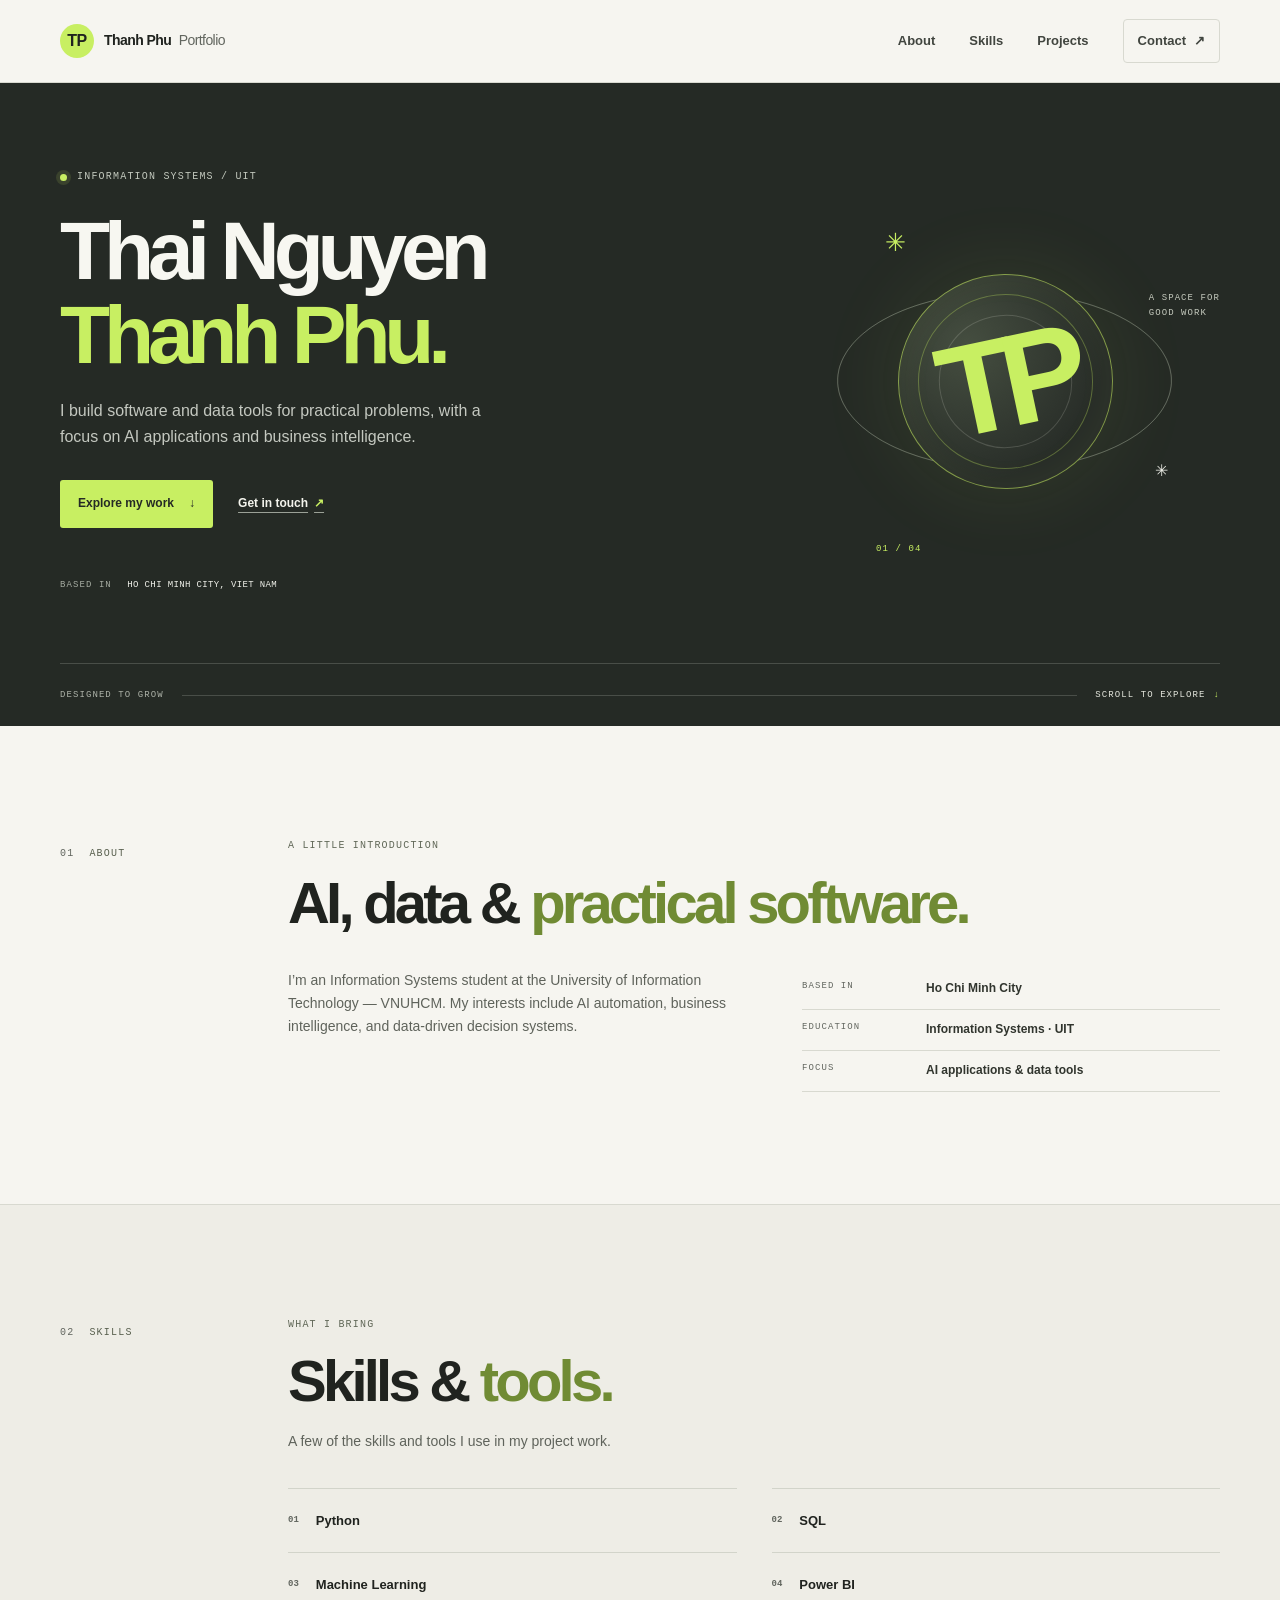
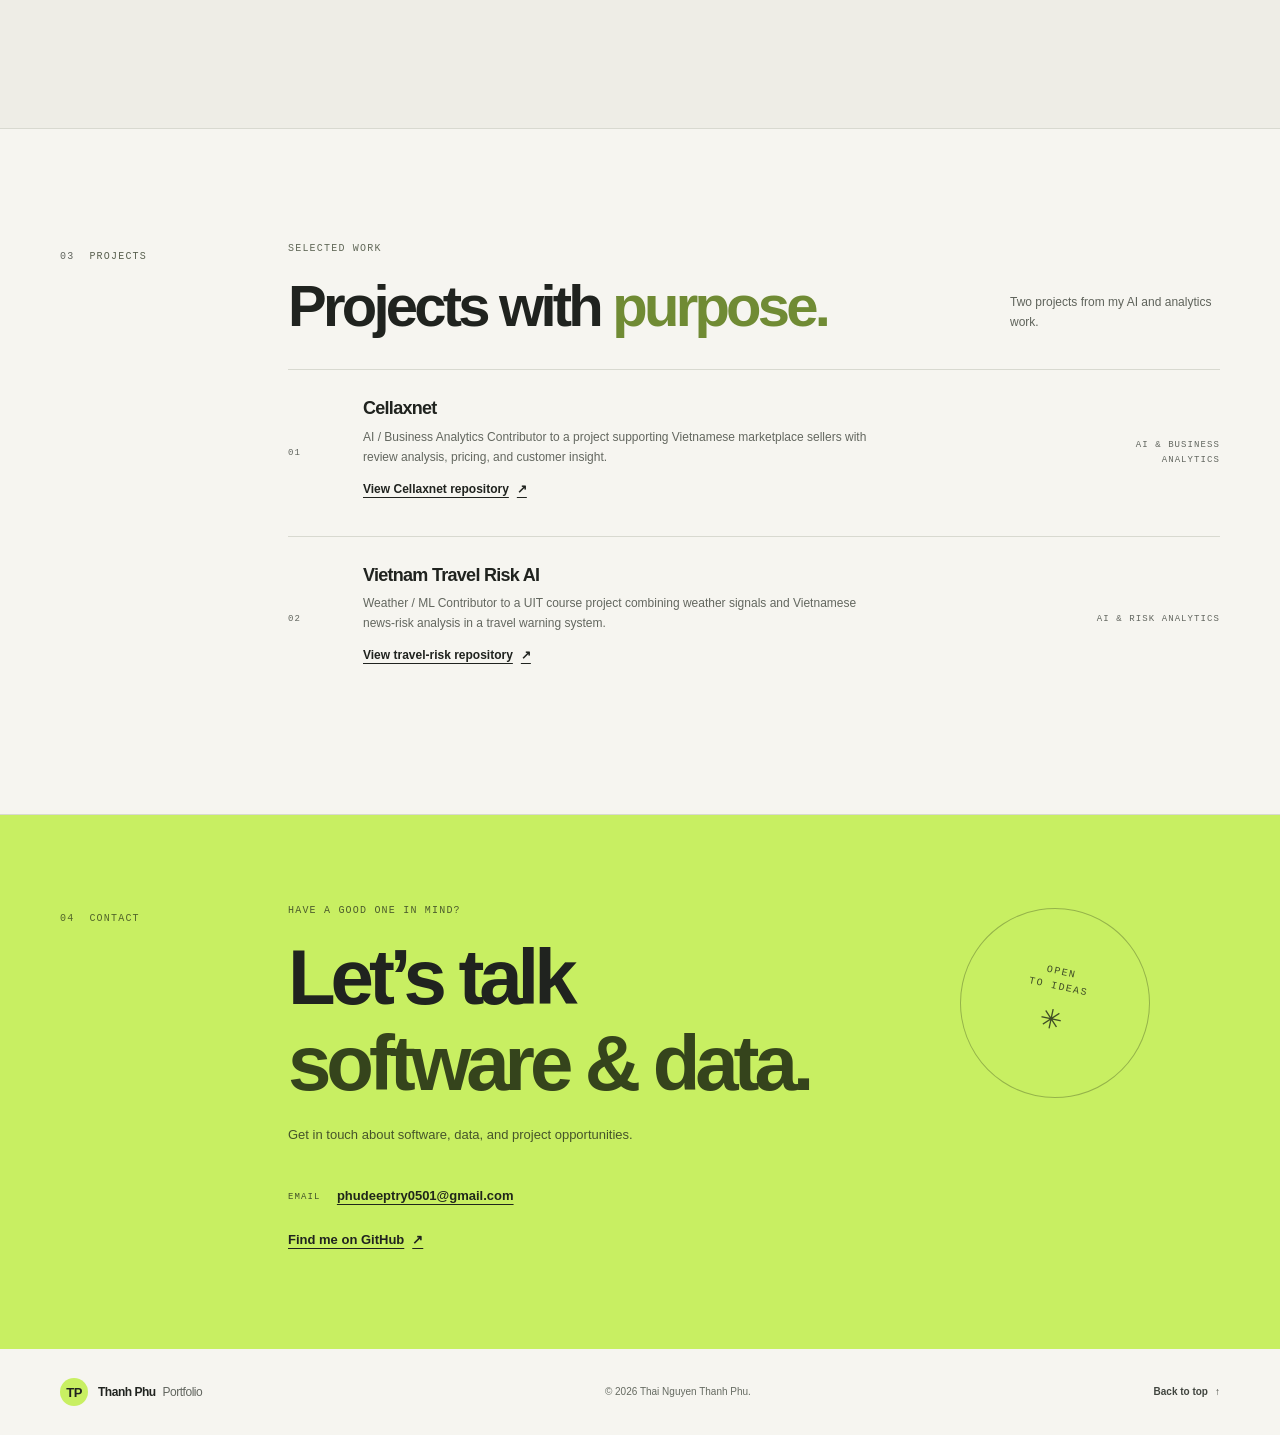
<file: index.html>
<!doctype html>
<html lang="en">
  <head>
    <meta charset="utf-8">
    <meta http-equiv="Content-Security-Policy" content="default-src 'none'; base-uri 'none'; form-action 'none'; object-src 'none'; frame-src 'none'; script-src 'self'; script-src-attr 'none'; style-src 'self'; style-src-attr 'none'; img-src 'self'; font-src 'none'; connect-src 'self'">
    <meta name="viewport" content="width=device-width, initial-scale=1">
    <meta name="theme-color" content="#f6f5f0">
    <meta name="description" content="Thai Nguyen Thanh Phu, an Information Systems student at UIT working on AI applications, data tools, and business intelligence.">
    <title>Thai Nguyen Thanh Phu | Production Portfolio</title>
    <link rel="icon" href="favicon.svg" type="image/svg+xml" sizes="any">
    <link rel="stylesheet" href="styles.css">
    <script src="script.js" defer></script>
  </head>
  <body>
    <a class="skip-link" href="#home">Skip to main content</a>
    <header class="site-header">
      <div class="container header-inner">
        <a class="wordmark" href="#home">
          <span class="wordmark-mark" aria-hidden="true">TP</span>
          <span>Thanh Phu <span class="wordmark-light">Portfolio</span></span>
        </a>

        <button
          class="menu-toggle"
          type="button"
          aria-expanded="false"
          aria-controls="primary-navigation"
        >
          <span class="menu-toggle-label">Menu</span>
          <span class="menu-toggle-icon" aria-hidden="true"><span></span><span></span></span>
        </button>

        <nav class="primary-navigation" id="primary-navigation" aria-label="Main navigation">
          <a href="#about">About</a>
          <a href="#skills">Skills</a>
          <a href="#projects">Projects</a>
          <a class="nav-contact" href="#contact">Contact <span aria-hidden="true">↗</span></a>
        </nav>
      </div>
    </header>

    <main id="home" tabindex="-1">
      <section class="hero section-shell" aria-labelledby="hero-title">
        <div class="container hero-grid">
          <div class="hero-copy">
            <p class="eyebrow"><span class="status-dot" aria-hidden="true"></span> INFORMATION SYSTEMS / UIT</p>
            <h1 id="hero-title">Thai Nguyen <span class="accent-text">Thanh Phu</span><span class="period">.</span></h1>
            <p class="hero-description">I build software and data tools for practical problems, with a focus on AI applications and business intelligence.</p>
            <div class="hero-actions">
              <a class="button button-dark" href="#projects">Explore my work <span aria-hidden="true">↓</span></a>
              <a class="text-link" href="#contact">Get in touch <span aria-hidden="true">↗</span></a>
            </div>
            <p class="hero-note">Based in <span>Ho Chi Minh City, Viet Nam</span></p>
          </div>

          <div class="hero-art" aria-hidden="true">
            <div class="art-orbit orbit-one"></div>
            <div class="art-orbit orbit-two"></div>
            <div class="art-core"><span>TP</span></div>
            <span class="art-spark spark-one">✳</span>
            <span class="art-spark spark-two">✳</span>
            <span class="art-caption">A SPACE FOR<br>GOOD WORK</span>
            <span class="art-index">01 / 04</span>
          </div>
        </div>
        <div class="container hero-bottom">
          <span>DESIGNED TO GROW</span>
          <span class="hero-bottom-line" aria-hidden="true"></span>
          <a href="#about">SCROLL TO EXPLORE <span aria-hidden="true">↓</span></a>
        </div>
      </section>

      <section class="about section-shell" id="about" aria-labelledby="about-title">
        <div class="container section-grid">
          <div class="section-label"><span>01</span><span>ABOUT</span></div>
          <div class="section-content about-content">
            <p class="eyebrow">A LITTLE INTRODUCTION</p>
            <h2 id="about-title" tabindex="-1">AI, data &amp; <span>practical software.</span></h2>
            <div class="about-details">
              <p>I’m an Information Systems student at the University of Information Technology — VNUHCM. My interests include AI automation, business intelligence, and data-driven decision systems.</p>
              <dl class="detail-list">
                <div><dt>Based in</dt><dd>Ho Chi Minh City</dd></div>
                <div><dt>Education</dt><dd>Information Systems · UIT</dd></div>
                <div><dt>Focus</dt><dd>AI applications &amp; data tools</dd></div>
              </dl>
            </div>
          </div>
        </div>
      </section>

      <section class="skills section-shell" id="skills" aria-labelledby="skills-title">
        <div class="container section-grid">
          <div class="section-label"><span>02</span><span>SKILLS</span></div>
          <div class="section-content">
            <p class="eyebrow">WHAT I BRING</p>
            <h2 id="skills-title" tabindex="-1">Skills &amp; <span>tools.</span></h2>
            <p class="section-intro">A few of the skills and tools I use in my project work.</p>
            <ul class="skill-list">
              <li><span>01</span>Python</li>
              <li><span>02</span>SQL</li>
              <li><span>03</span>Machine Learning</li>
              <li><span>04</span>Power BI</li>
            </ul>
          </div>
        </div>
      </section>

      <section class="projects section-shell" id="projects" aria-labelledby="projects-title">
        <div class="container section-grid">
          <div class="section-label"><span>03</span><span>PROJECTS</span></div>
          <div class="section-content">
            <div class="projects-heading">
              <div>
                <p class="eyebrow">SELECTED WORK</p>
                <h2 id="projects-title" tabindex="-1">Projects with <span>purpose.</span></h2>
              </div>
              <p class="projects-aside">Two projects from my AI and analytics work.</p>
            </div>
            <div class="project-list">
              <article class="project-card">
                <span class="project-number">01</span>
                <div class="project-info">
                  <h3>Cellaxnet</h3>
                  <p>AI / Business Analytics Contributor to a project supporting Vietnamese marketplace sellers with review analysis, pricing, and customer insight.</p>
                  <a class="project-link" href="https://github.com/Phuthanh123456/Cellaxnet">View Cellaxnet repository <span aria-hidden="true">↗</span></a>
                </div>
                <span class="project-type">AI &amp; business analytics</span>
              </article>
              <article class="project-card">
                <span class="project-number">02</span>
                <div class="project-info">
                  <h3>Vietnam Travel Risk AI</h3>
                  <p>Weather / ML Contributor to a UIT course project combining weather signals and Vietnamese news-risk analysis in a travel warning system.</p>
                  <a class="project-link" href="https://github.com/Phuthanh123456/AI-based-risk-analysis-and-warning-system-for-tourism">View travel-risk repository <span aria-hidden="true">↗</span></a>
                </div>
                <span class="project-type">AI &amp; risk analytics</span>
              </article>
            </div>
          </div>
        </div>
      </section>

      <section class="contact section-shell" id="contact" aria-labelledby="contact-title">
        <div class="container contact-inner">
          <div class="section-label"><span>04</span><span>CONTACT</span></div>
          <div class="contact-content">
            <p class="eyebrow">HAVE A GOOD ONE IN MIND?</p>
            <h2 id="contact-title" tabindex="-1">Let’s talk<br> <span>software &amp; data.</span></h2>
            <p class="contact-note">Get in touch about software, data, and project opportunities.</p>
            <p class="contact-address">Email <a href="mailto:phudeeptry0501@gmail.com">phudeeptry0501@gmail.com</a></p>
            <a class="contact-profile" href="https://github.com/Phuthanh123456">Find me on GitHub <span aria-hidden="true">↗</span></a>
          </div>
          <div class="contact-stamp" aria-hidden="true"><span>OPEN<br>TO IDEAS</span><span class="stamp-star">✳</span></div>
        </div>
      </section>
    </main>

    <footer class="site-footer">
      <div class="container footer-inner">
        <a class="wordmark footer-wordmark" href="#home">
          <span class="wordmark-mark" aria-hidden="true">TP</span>
          <span>Thanh Phu <span class="wordmark-light">Portfolio</span></span>
        </a>
        <p>© <span id="current-year">2026</span> Thai Nguyen Thanh Phu.</p>
        <a class="back-to-top" href="#home">Back to top <span aria-hidden="true">↑</span></a>
      </div>
    </footer>
  </body>
</html>
</file>
<file: styles.css>
:root {
  color-scheme: light;
  --paper: #f6f5f0;
  --paper-dark: #eeede6;
  --ink: #20231f;
  --muted: #62665f;
  --line: #d8d9d0;
  --green: #c8ef62;
  --green-dark: #33411a;
  --dark: #252a25;
  --mono: "Cascadia Code", "Courier New", monospace;
  --sans: "Segoe UI", Arial, sans-serif;
  --container: 1160px;
}

* { box-sizing: border-box; }
html { scroll-behavior: smooth; scroll-padding-top: 90px; }
body {
  margin: 0;
  color: var(--ink);
  background: var(--paper);
  font-family: var(--sans);
  font-size: 16px;
  line-height: 1.65;
  -webkit-font-smoothing: antialiased;
}
a { color: inherit; }
a:focus-visible, button:focus-visible { outline: 3px solid #15200a; outline-offset: 4px; }
.container { width: min(var(--container), calc(100% - 64px)); margin-inline: auto; }
.section-shell { border-bottom: 1px solid var(--line); }
.skip-link { position: absolute; z-index: 5; top: 10px; left: 16px; padding: 9px 14px; transform: translateY(-160%); background: var(--ink); color: var(--paper); font-size: 13px; font-weight: 700; }
.skip-link:focus-visible { transform: translateY(0); }

.site-header { position: relative; z-index: 2; background: var(--paper); border-bottom: 1px solid var(--line); }
.header-inner, .primary-navigation, .wordmark { display: flex; align-items: center; }
.header-inner { min-height: 82px; justify-content: space-between; gap: 32px; }
.wordmark { gap: 10px; color: var(--ink); font-size: 14px; font-weight: 800; letter-spacing: -.04em; text-decoration: none; }
.wordmark-mark { display: grid; width: 34px; height: 34px; place-items: center; border-radius: 50%; background: var(--green); font-size: 16px; }
.wordmark-light { margin-left: 4px; color: var(--muted); font-weight: 500; }
.primary-navigation { gap: 34px; }
.primary-navigation a, .back-to-top { color: #41453f; font-size: 13px; font-weight: 600; text-decoration: none; transition: color .18s ease; }
.primary-navigation a { display: inline-flex; min-height: 40px; align-items: center; }
.primary-navigation a:hover, .back-to-top:hover { color: #526f13; }
.primary-navigation .nav-contact { padding: 10px 14px; border: 1px solid var(--line); border-radius: 4px; }
.nav-contact span { margin-left: 8px; }
.menu-toggle { display: none; }
.hero a:focus-visible, .hero button:focus-visible { outline-color: var(--green); }

.hero { overflow: hidden; background: var(--dark); color: #f7f7f1; border-bottom: 0; }
.hero-grid { display: grid; min-height: 580px; grid-template-columns: 1.08fr .92fr; align-items: center; gap: 48px; padding-block: 74px 58px; }
.hero-copy { position: relative; z-index: 1; }
.eyebrow, .section-label, .hero-bottom, .hero-note, .art-caption, .art-index, .project-number, .project-type, .detail-list dt, .contact-address {
  font-family: var(--mono); font-size: 10px; font-weight: 500; letter-spacing: .12em; text-transform: uppercase;
}
.eyebrow { display: flex; align-items: center; gap: 10px; margin: 0 0 24px; color: #c2c8bd; }
.status-dot { width: 7px; height: 7px; border-radius: 50%; background: var(--green); box-shadow: 0 0 0 4px rgb(200 239 98 / 12%); }
h1, h2, h3, p { margin-top: 0; }
h2:focus-visible { outline: 3px solid #15200a; outline-offset: 6px; border-radius: 2px; }
h1 { max-width: 660px; margin-bottom: 21px; font-size: clamp(48px, 6.8vw, 82px); line-height: 1.02; letter-spacing: -.075em; }
.accent-text, .contact-content h2 span { color: var(--green); }
.period { color: var(--green); }
.hero-description { max-width: 430px; margin-bottom: 30px; color: #c4c8c0; font-size: 16px; }
.hero-actions { display: flex; flex-wrap: wrap; align-items: center; gap: 25px; }
.button { display: inline-flex; min-height: 48px; align-items: center; justify-content: center; gap: 15px; padding: 0 18px; border-radius: 3px; font-size: 12px; font-weight: 800; text-decoration: none; transition: transform .18s ease, background .18s ease; }
.button:hover { transform: translateY(-2px); }
.button-dark { color: var(--dark); background: var(--green); }
.button-dark:hover { background: #d9ff7e; }
.text-link { color: #f4f4ed; font-size: 12px; font-weight: 700; text-decoration-color: #9ba197; text-underline-offset: 5px; }
.hero-actions .text-link { display: inline-flex; min-height: 44px; align-items: center; }
.text-link span { margin-left: 6px; color: var(--green); }
.hero-note { margin: 50px 0 0; color: #a5aba1; font-size: 9px; }
.hero-note span { margin-left: 9px; color: #f0f1ea; letter-spacing: .04em; }
.hero-art { position: relative; width: min(100%, 430px); aspect-ratio: 1; justify-self: end; }
.art-orbit { position: absolute; inset: 11%; border: 1px solid rgb(233 239 221 / 20%); border-radius: 50%; }
.orbit-one { transform: scaleY(.53) rotate(-32deg); }
.orbit-two { transform: scaleY(.53) rotate(32deg); }
.art-core { position: absolute; inset: 25%; display: grid; place-items: center; border: 1px solid rgb(200 239 98 / 55%); border-radius: 50%; background: radial-gradient(circle at 36% 30%, #454e40, #282d28 68%); box-shadow: 0 0 90px rgb(200 239 98 / 9%), inset 0 0 36px rgb(200 239 98 / 5%); transform: rotate(-12deg); }
.art-core::before, .art-core::after { position: absolute; content: ""; border: 1px solid rgb(200 239 98 / 32%); border-radius: 50%; }
.art-core::before { inset: 9%; }
.art-core::after { inset: 19%; border-color: rgb(244 245 235 / 16%); }
.art-core span { position: relative; z-index: 1; color: var(--green); font-size: clamp(70px, 12vw, 130px); font-weight: 800; letter-spacing: -.12em; }
.art-spark { position: absolute; z-index: 1; color: var(--green); font-size: 25px; }
.spark-one { top: 13%; left: 22%; }
.spark-two { right: 12%; bottom: 26%; color: #ecede6; font-size: 16px; }
.art-caption, .art-index { position: absolute; color: #c5cabe; font-size: 9px; line-height: 1.7; }
.art-caption { right: 0; top: 29%; }
.art-index { bottom: 9%; left: 20%; color: var(--green); }
.hero-bottom { display: flex; align-items: center; gap: 18px; padding-block: 17px; border-top: 1px solid rgb(238 241 230 / 18%); color: #adb2a8; font-size: 9px; }
.hero-bottom-line { height: 1px; flex: 1; background: rgb(238 241 230 / 18%); }
.hero-bottom a { display: inline-flex; min-height: 28px; align-items: center; color: #e5e7de; text-decoration: none; }
.hero-bottom a span { margin-left: 8px; color: var(--green); }

.about, .skills, .projects { padding-block: 112px; }
.section-grid { display: grid; grid-template-columns: 180px 1fr; gap: 48px; }
.section-label { display: flex; align-items: flex-start; gap: 15px; padding-top: 8px; color: #59604f; }
.section-label span:first-child { color: #62665f; }
.section-content { min-width: 0; }
.section-content .eyebrow, .contact-content .eyebrow { margin-bottom: 16px; color: #616858; }
h2 { margin-bottom: 22px; font-size: clamp(36px, 5vw, 58px); line-height: 1.1; letter-spacing: -.065em; }
h2 > span { color: #708b34; }
.about-details { display: grid; grid-template-columns: 1.05fr .95fr; gap: 52px; align-items: start; margin-top: 35px; }
.about-details > p, .section-intro, .projects-aside { max-width: 450px; margin: 0; color: #5f635b; font-size: 14px; }
.detail-list { margin: 0; }
.detail-list div { display: grid; grid-template-columns: 110px 1fr; gap: 14px; padding-block: 10px; border-bottom: 1px solid var(--line); }
.detail-list dt { color: #62665f; font-size: 9px; }
.detail-list dd { margin: 0; color: #31352e; font-size: 12px; font-weight: 700; }
.skills { background: var(--paper-dark); }
.section-intro { margin-top: -5px; }
.skill-list { display: grid; grid-template-columns: repeat(2, 1fr); gap: 0 35px; margin: 35px 0 0; padding: 0; list-style: none; }
.skill-list li { display: flex; min-height: 64px; align-items: center; gap: 17px; border-top: 1px solid #d2d4ca; font-size: 13px; font-weight: 700; }
.skill-list li span { color: #62665f; font-family: var(--mono); font-size: 9px; }
.projects-heading { display: flex; justify-content: space-between; align-items: end; gap: 30px; margin-bottom: 32px; }
.projects-heading h2 { margin-bottom: 0; }
.projects-aside { max-width: 210px; margin-bottom: 5px; font-size: 12px; }
.project-card { display: grid; grid-template-columns: 55px minmax(0, 1fr) 135px; align-items: center; gap: 20px; padding: 24px 0; border-top: 1px solid var(--line); }
.project-number, .project-type { color: #62665f; font-size: 9px; }
.project-info h3 { margin-bottom: 4px; font-size: 18px; letter-spacing: -.04em; }
.project-info p { max-width: 510px; margin: 0; color: #63675f; font-size: 12px; }
.project-link { display: inline-flex; min-height: 44px; align-items: center; gap: 8px; color: var(--ink); font-size: 12px; font-weight: 700; text-underline-offset: 4px; }
.project-type { justify-self: end; text-align: right; }

.contact { overflow: hidden; padding-block: 88px; background: var(--green); border: 0; }
.contact-inner { position: relative; display: grid; grid-template-columns: 180px 1fr; gap: 48px; }
.contact .section-label, .contact .section-label span:first-child { color: #52652a; }
.contact-content { position: relative; z-index: 1; }
.contact-content .eyebrow { color: #4c5c2d; }
.contact-content h2 { margin-bottom: 17px; font-size: clamp(48px, 7vw, 78px); }
.contact-content h2 span { color: #35441c; }
.contact-note { max-width: 390px; margin-bottom: 28px; color: #45542a; font-size: 13px; }
.contact-address { margin: 0; color: #435329; font-size: 9px; }
.contact-address a { display: inline-flex; min-height: 44px; align-items: center; margin-left: 10px; color: #20271a; font-family: var(--sans); font-size: 13px; font-weight: 700; letter-spacing: 0; text-transform: none; overflow-wrap: anywhere; text-underline-offset: 4px; }
.contact-profile { display: inline-flex; min-height: 44px; align-items: center; gap: 8px; color: var(--ink); font-size: 13px; font-weight: 700; text-underline-offset: 4px; }
.contact-stamp { position: absolute; top: 5px; right: 6%; display: grid; width: 190px; height: 190px; align-content: center; justify-items: center; border: 1px solid rgb(41 53 23 / 32%); border-radius: 50%; color: #3f4d26; font-family: var(--mono); font-size: 10px; letter-spacing: .15em; line-height: 1.5; text-align: center; transform: rotate(12deg); }
.stamp-star { margin-top: 8px; font-size: 27px; }
.site-footer { background: var(--paper); }
.footer-inner { display: flex; min-height: 86px; align-items: center; justify-content: space-between; gap: 22px; }
.footer-inner p { margin: 0; color: #656a61; font-size: 10px; }
.footer-wordmark { font-size: 12px; }
.footer-wordmark .wordmark-mark { width: 28px; height: 28px; font-size: 13px; }
.back-to-top { display: inline-flex; min-height: 32px; align-items: center; padding-block: 7px; font-size: 10px; }
.back-to-top span { margin-left: 7px; }

@media (max-width: 760px) {
  .container { width: min(var(--container), calc(100% - 40px)); }
  .header-inner { min-height: 72px; flex-wrap: wrap; gap: 0; padding-block: 16px; }
  .menu-toggle { display: inline-flex; min-height: 42px; align-items: center; gap: 10px; padding: 0 10px; border: 1px solid var(--line); border-radius: 3px; background: transparent; color: var(--ink); font: 600 12px var(--sans); cursor: pointer; }
  .menu-toggle-icon { display: grid; gap: 4px; }
  .menu-toggle-icon span { display: block; width: 15px; height: 1px; background: currentColor; }
  .primary-navigation { display: none; width: 100%; flex-direction: column; align-items: stretch; gap: 0; padding-top: 10px; }
  .primary-navigation.is-open { display: flex; }
  .primary-navigation a { padding: 11px 2px; border-top: 1px solid var(--line); }
  .primary-navigation .nav-contact { padding-inline: 2px; border-right: 0; border-bottom: 0; border-left: 0; border-radius: 0; }
  .hero-grid { min-height: 0; grid-template-columns: 1fr; gap: 24px; padding-block: 69px 34px; }
  h1 { max-width: 580px; font-size: clamp(48px, 11vw, 72px); }
  .hero-art { width: min(76vw, 340px); justify-self: center; margin-top: 3px; }
  .hero-note { margin-top: 34px; }
  .about, .skills, .projects { padding-block: 76px; }
  .section-grid, .contact-inner { grid-template-columns: 1fr; gap: 28px; }
  .section-label { gap: 12px; }
  .about-details { grid-template-columns: 1fr; gap: 25px; }
  .contact { padding-block: 67px; }
  .contact-stamp { top: 35px; right: 2%; width: 120px; height: 120px; font-size: 8px; }
  .contact-content h2 { font-size: clamp(46px, 10vw, 68px); }
}

@media (max-width: 480px) {
  .container { width: calc(100% - 36px); }
  .hero-grid { padding-top: 54px; }
  .hero-actions { align-items: flex-start; gap: 18px; }
  .hero-bottom { gap: 10px; font-size: 8px; letter-spacing: .06em; }
  .hero-bottom-line { min-width: 15px; }
  .hero-bottom > span:first-child { display: none; }
  .skill-list { grid-template-columns: 1fr; }
  .projects-heading { display: block; }
  .projects-aside { margin-top: 15px; }
  .project-card { grid-template-columns: 30px minmax(0, 1fr); gap: 11px; padding-block: 20px; }
  .project-type { grid-column: 2; justify-self: start; text-align: left; }
  .project-info h3 { font-size: 16px; }
  .contact-stamp { top: 10px; right: 0; width: 88px; height: 88px; font-size: 7px; }
  .stamp-star { margin-top: 2px; font-size: 20px; }
  .footer-inner { min-height: 0; flex-wrap: wrap; padding-block: 22px; }
  .footer-inner p { order: 3; width: 100%; }
}

@media (prefers-reduced-motion: reduce) {
  *, *::before, *::after { scroll-behavior: auto !important; transition-duration: .01ms !important; animation-duration: .01ms !important; animation-iteration-count: 1 !important; }
}
</file>
